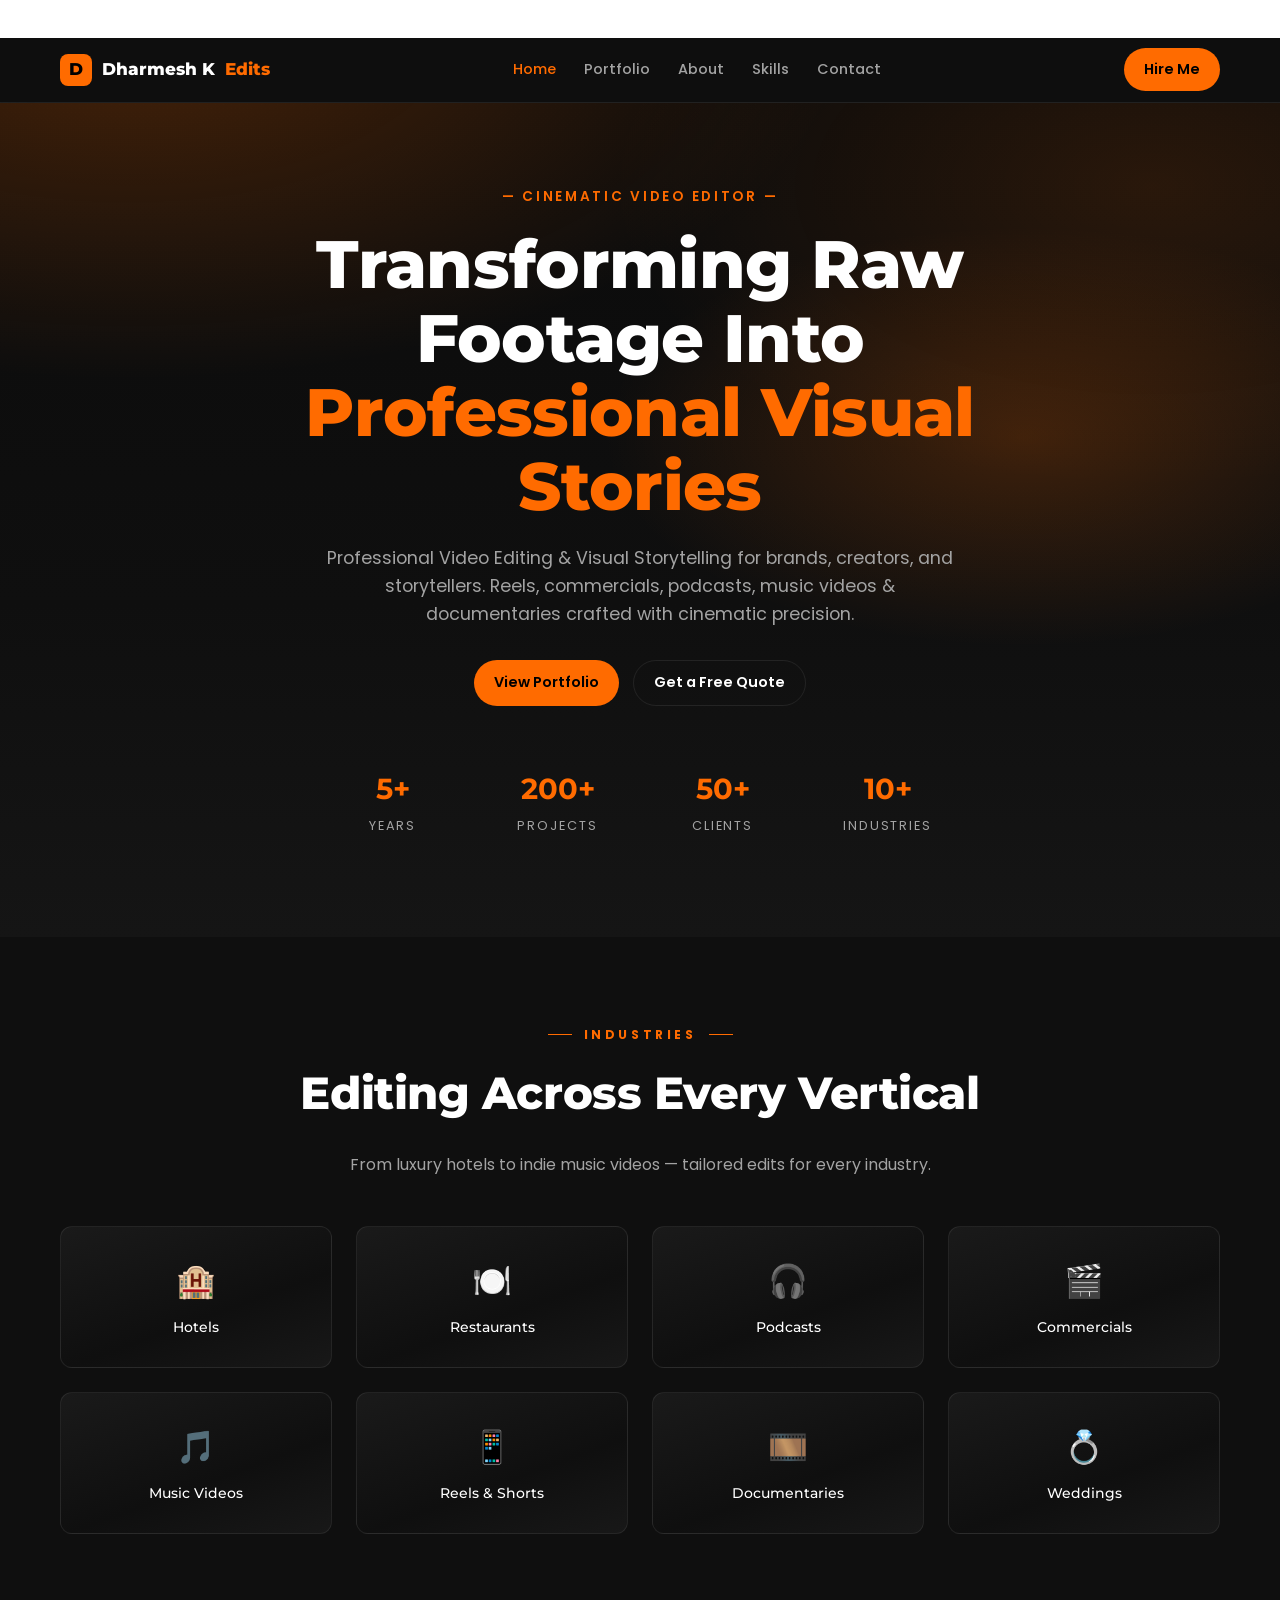
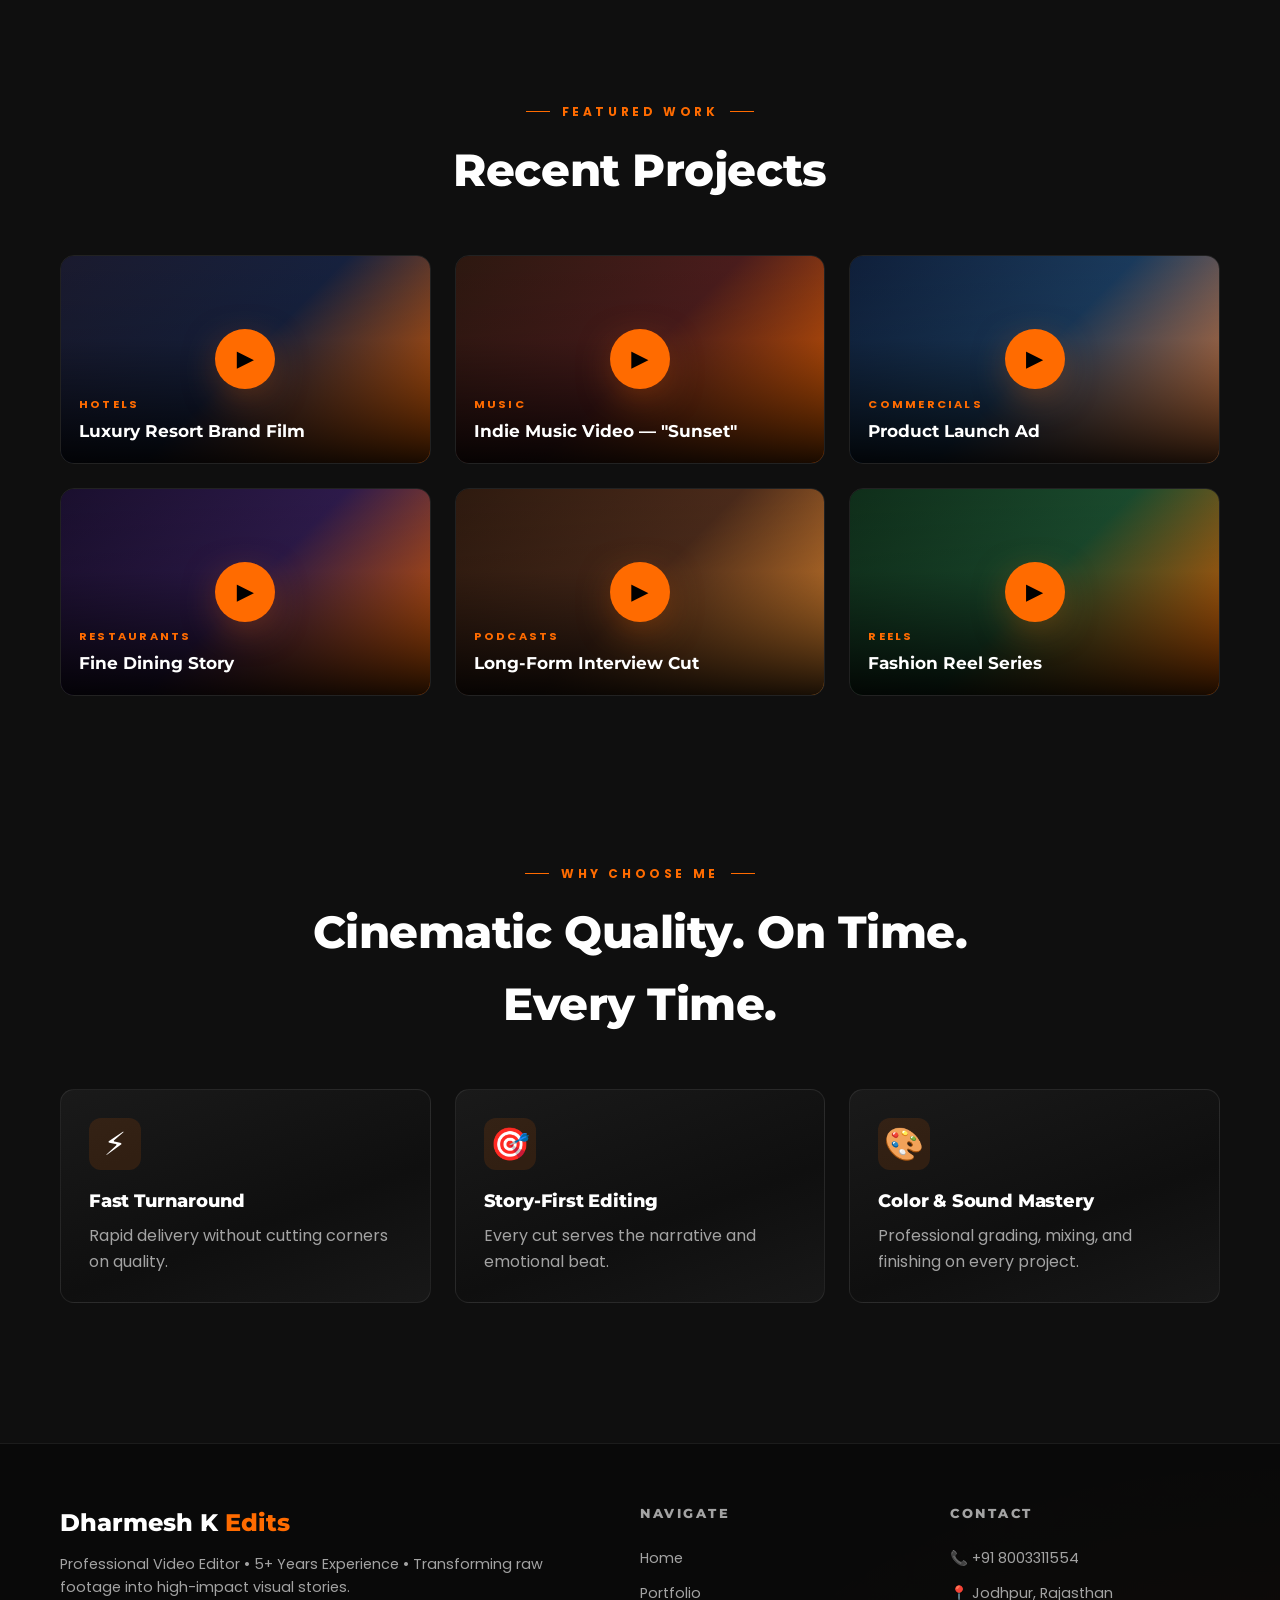
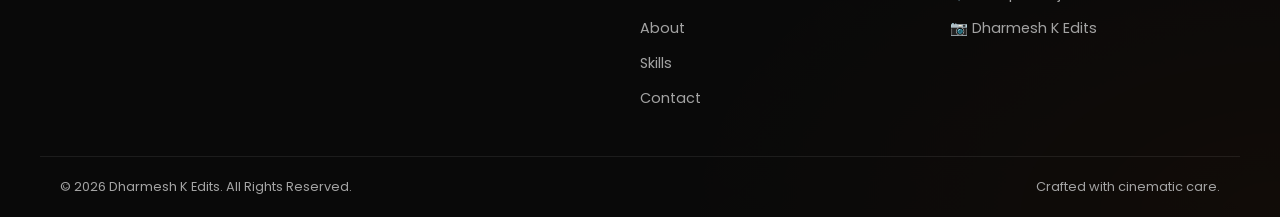
<file: dharmesh-site/index.html>
<!doctype html>
<html lang="en">

<head>
  <meta charset="utf-8" />
  <meta name="viewport" content="width=device-width,initial-scale=1" />
  <title>Dharmesh K Edits — Professional Video Editing & Visual Storytelling</title>
  <meta name="description"
    content="Professional video editor with 5+ years experience. Reels, commercials, podcasts, music videos, documentaries. Transforming raw footage into cinematic stories." />
  <link rel="preconnect" href="https://fonts.googleapis.com">
  <link rel="preconnect" href="https://fonts.gstatic.com" crossorigin>
  <link
    href="https://fonts.googleapis.com/css2?family=Montserrat:wght@600;700;800&family=Poppins:wght@300;400;500;600&display=swap"
    rel="stylesheet">
  <link rel="stylesheet" href="css/styles.css" />
</head>

<body>
  <div class="announcement">
    <div class="marquee">🔥 Now Accepting New Video Editing Projects • Reels • Commercial Ads • Podcasts • Music Videos
      • Documentaries • Get Your Free Quote Today &nbsp;&nbsp;&nbsp; 🔥 Now Accepting New Video Editing Projects • Reels
      • Commercial Ads • Podcasts • Music Videos • Documentaries</div>
  </div>

  <header class="header">
    <div class="container nav">
      <a href="index.html" class="logo"><span class="logo-badge">D</span>Dharmesh K <span
          class="accent">Edits</span></a>
      <nav class="nav-links" id="navLinks">
        <a href="index.html" class="active">Home</a>
        <a href="portfolio.html">Portfolio</a>
        <a href="about.html">About</a>
        <a href="skills.html">Skills</a>
        <a href="contact.html">Contact</a>
      </nav>
      <a href="contact.html" class="btn btn-primary hide-mobile">Hire Me</a>
      <button class="menu-btn" id="menuBtn" aria-label="Menu">☰</button>
    </div>
  </header>

  <section class="hero">
    <div class="hero-bg"></div>
    <div class="container hero-inner">
      <span class="eyebrow">— Cinematic Video Editor —</span>
      <h1>Transforming Raw Footage Into <span class="accent">Professional Visual Stories</span></h1>
      <p class="lead">Professional Video Editing & Visual Storytelling for brands, creators, and storytellers. Reels,
        commercials, podcasts, music videos & documentaries crafted with cinematic precision.</p>
      <div class="cta-row">
        <a href="portfolio.html" class="btn btn-primary">View Portfolio</a>
        <a href="contact.html" class="btn btn-ghost">Get a Free Quote</a>
      </div>
      <div class="trust-bar">
        <div><strong>5+</strong><span>Years</span></div>
        <div><strong>200+</strong><span>Projects</span></div>
        <div><strong>50+</strong><span>Clients</span></div>
        <div><strong>10+</strong><span>Industries</span></div>
      </div>
    </div>
  </section>

  <section class="section">
    <div class="container">
      <div class="section-heading">
        <div class="eyebrow-line"><span></span>Industries<span></span></div>
        <h2>Editing Across Every Vertical</h2>
        <p class="muted">From luxury hotels to indie music videos — tailored edits for every industry.</p>
      </div>
      <div class="grid grid-4">
        <div class="tile">🏨<span>Hotels</span></div>
        <div class="tile">🍽️<span>Restaurants</span></div>
        <div class="tile">🎧<span>Podcasts</span></div>
        <div class="tile">🎬<span>Commercials</span></div>
        <div class="tile">🎵<span>Music Videos</span></div>
        <div class="tile">📱<span>Reels & Shorts</span></div>
        <div class="tile">🎞️<span>Documentaries</span></div>
        <div class="tile">💍<span>Weddings</span></div>
      </div>
    </div>
  </section>

  <section class="section">
    <div class="container">
      <div class="section-heading">
        <div class="eyebrow-line"><span></span>Featured Work<span></span></div>
        <h2>Recent Projects</h2>
      </div>
      <div class="grid grid-3" id="videoGrid"></div>
    </div>
  </section>

  <section class="section">
    <div class="container">
      <div class="section-heading">
        <div class="eyebrow-line"><span></span>Why Choose Me<span></span></div>
        <h2>Cinematic Quality. On Time. Every Time.</h2>
      </div>
      <div class="grid grid-3">
        <div class="feature">
          <div class="feature-icon">⚡</div>
          <h3>Fast Turnaround</h3>
          <p>Rapid delivery without cutting corners on quality.</p>
        </div>
        <div class="feature">
          <div class="feature-icon">🎯</div>
          <h3>Story-First Editing</h3>
          <p>Every cut serves the narrative and emotional beat.</p>
        </div>
        <div class="feature">
          <div class="feature-icon">🎨</div>
          <h3>Color & Sound Mastery</h3>
          <p>Professional grading, mixing, and finishing on every project.</p>
        </div>
      </div>
    </div>
  </section>

  <footer class="footer">
    <div class="container footer-grid">
      <div>
        <div class="logo-lg">Dharmesh K <span class="accent">Edits</span></div>
        <p class="muted small">Professional Video Editor • 5+ Years Experience • Transforming raw footage into
          high-impact visual stories.</p>
      </div>
      <div>
        <h4>Navigate</h4>
        <ul>
          <li><a href="index.html">Home</a></li>
          <li><a href="portfolio.html">Portfolio</a></li>
          <li><a href="about.html">About</a></li>
          <li><a href="skills.html">Skills</a></li>
          <li><a href="contact.html">Contact</a></li>
        </ul>
      </div>
      <div>
        <h4>Contact</h4>
        <ul>
          <li>📞 +91 8003311554</li>
          <li>📍 Jodhpur, Rajasthan</li>
          <li>📷 Dharmesh K Edits</li>
        </ul>
      </div>
    </div>
    <div class="footer-bottom container"><span>© 2026 Dharmesh K Edits. All Rights Reserved.</span><span>Crafted with
        cinematic care.</span></div>
  </footer>

  <script src="js/main.js"></script>
</body>

</html>
</file>
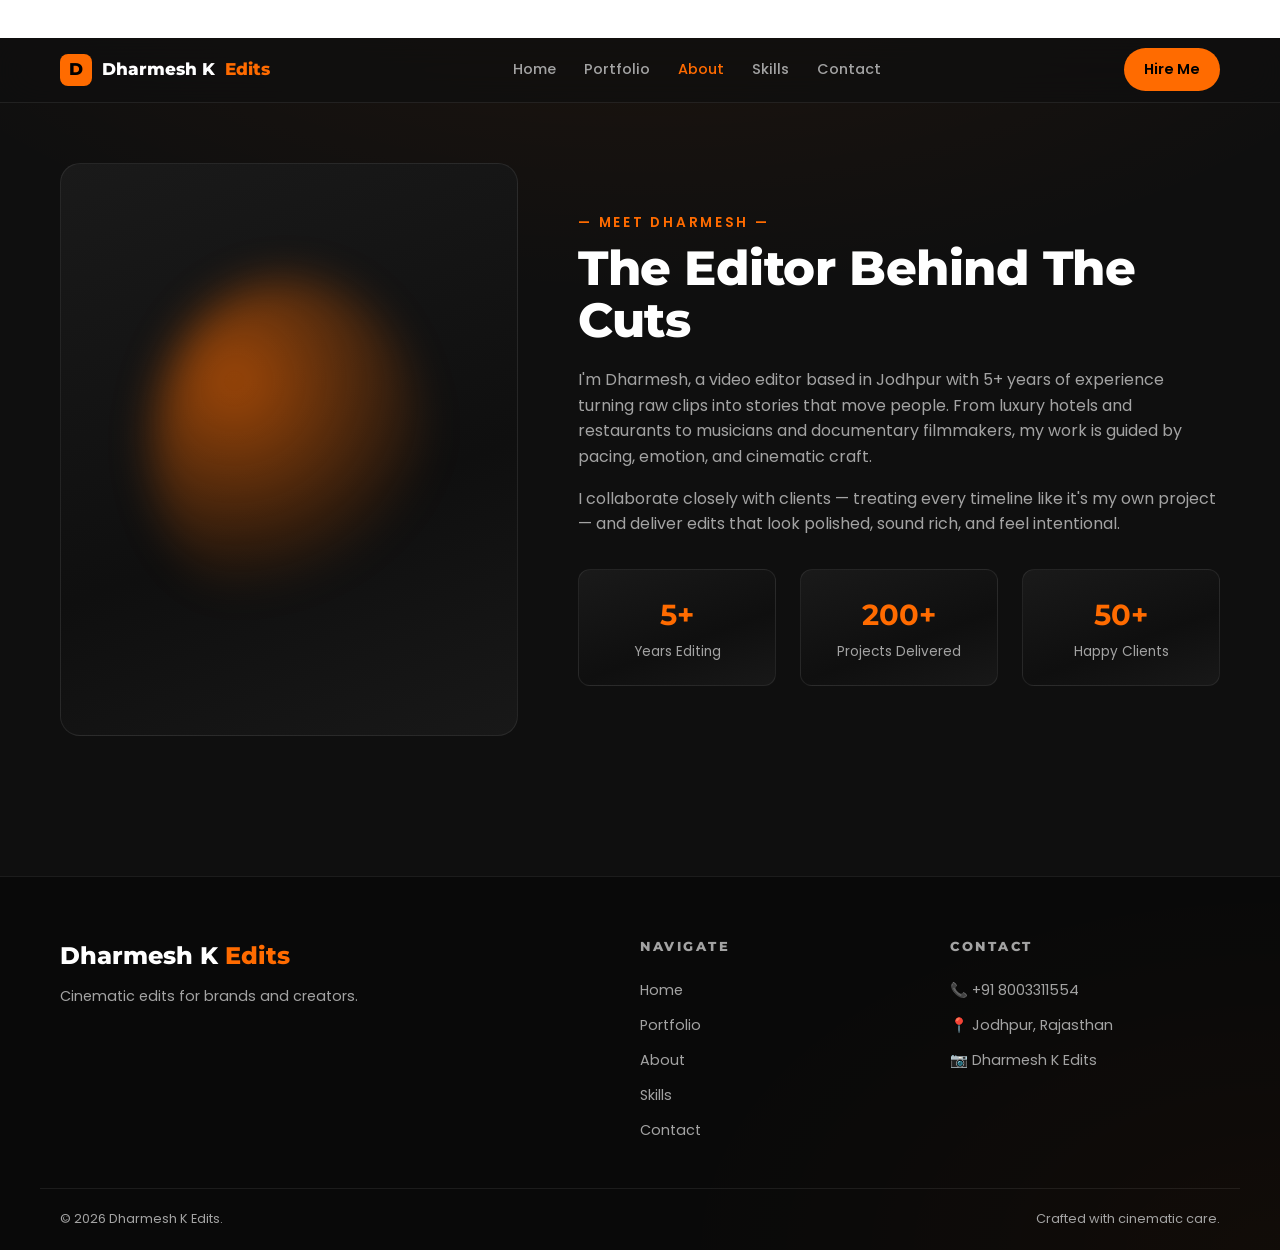
<file: dharmesh-site/about.html>
<!doctype html>
<html lang="en"><head>
<meta charset="utf-8"><meta name="viewport" content="width=device-width,initial-scale=1">
<title>About — Dharmesh K Edits</title>
<meta name="description" content="Meet Dharmesh — a professional video editor with 5+ years of experience crafting cinematic stories.">
<link rel="preconnect" href="https://fonts.googleapis.com"><link rel="preconnect" href="https://fonts.gstatic.com" crossorigin>
<link href="https://fonts.googleapis.com/css2?family=Montserrat:wght@600;700;800&family=Poppins:wght@300;400;500;600&display=swap" rel="stylesheet">
<link rel="stylesheet" href="css/styles.css">
</head><body>
<div class="announcement"><div class="marquee">🔥 Now Accepting New Projects • Reels • Ads • Podcasts • Music Videos &nbsp;&nbsp; 🔥 Now Accepting New Projects</div></div>
<header class="header"><div class="container nav">
  <a href="index.html" class="logo"><span class="logo-badge">D</span>Dharmesh K <span class="accent">Edits</span></a>
  <nav class="nav-links" id="navLinks"><a href="index.html">Home</a><a href="portfolio.html">Portfolio</a><a href="about.html" class="active">About</a><a href="skills.html">Skills</a><a href="contact.html">Contact</a></nav>
  <a href="contact.html" class="btn btn-primary hide-mobile">Hire Me</a>
  <button class="menu-btn" id="menuBtn" aria-label="Menu">☰</button>
</div></header>

<section class="section section-top">
  <div class="container about-grid">
    <div class="about-portrait"><div class="portrait-orb"></div></div>
    <div>
      <div class="eyebrow accent">— Meet Dharmesh —</div>
      <h1 class="h1">The Editor Behind The Cuts</h1>
      <p class="muted">I'm Dharmesh, a video editor based in Jodhpur with 5+ years of experience turning raw clips into stories that move people. From luxury hotels and restaurants to musicians and documentary filmmakers, my work is guided by pacing, emotion, and cinematic craft.</p>
      <p class="muted">I collaborate closely with clients — treating every timeline like it's my own project — and deliver edits that look polished, sound rich, and feel intentional.</p>
      <div class="grid grid-3 stat-grid">
        <div class="stat"><strong>5+</strong><span>Years Editing</span></div>
        <div class="stat"><strong>200+</strong><span>Projects Delivered</span></div>
        <div class="stat"><strong>50+</strong><span>Happy Clients</span></div>
      </div>
    </div>
  </div>
</section>

<footer class="footer">
  <div class="container footer-grid">
    <div><div class="logo-lg">Dharmesh K <span class="accent">Edits</span></div><p class="muted small">Cinematic edits for brands and creators.</p></div>
    <div><h4>Navigate</h4><ul><li><a href="index.html">Home</a></li><li><a href="portfolio.html">Portfolio</a></li><li><a href="about.html">About</a></li><li><a href="skills.html">Skills</a></li><li><a href="contact.html">Contact</a></li></ul></div>
    <div><h4>Contact</h4><ul><li>📞 +91 8003311554</li><li>📍 Jodhpur, Rajasthan</li><li>📷 Dharmesh K Edits</li></ul></div>
  </div>
  <div class="footer-bottom container"><span>© 2026 Dharmesh K Edits.</span><span>Crafted with cinematic care.</span></div>
</footer>
<script src="js/main.js"></script>
</body></html>
</file>
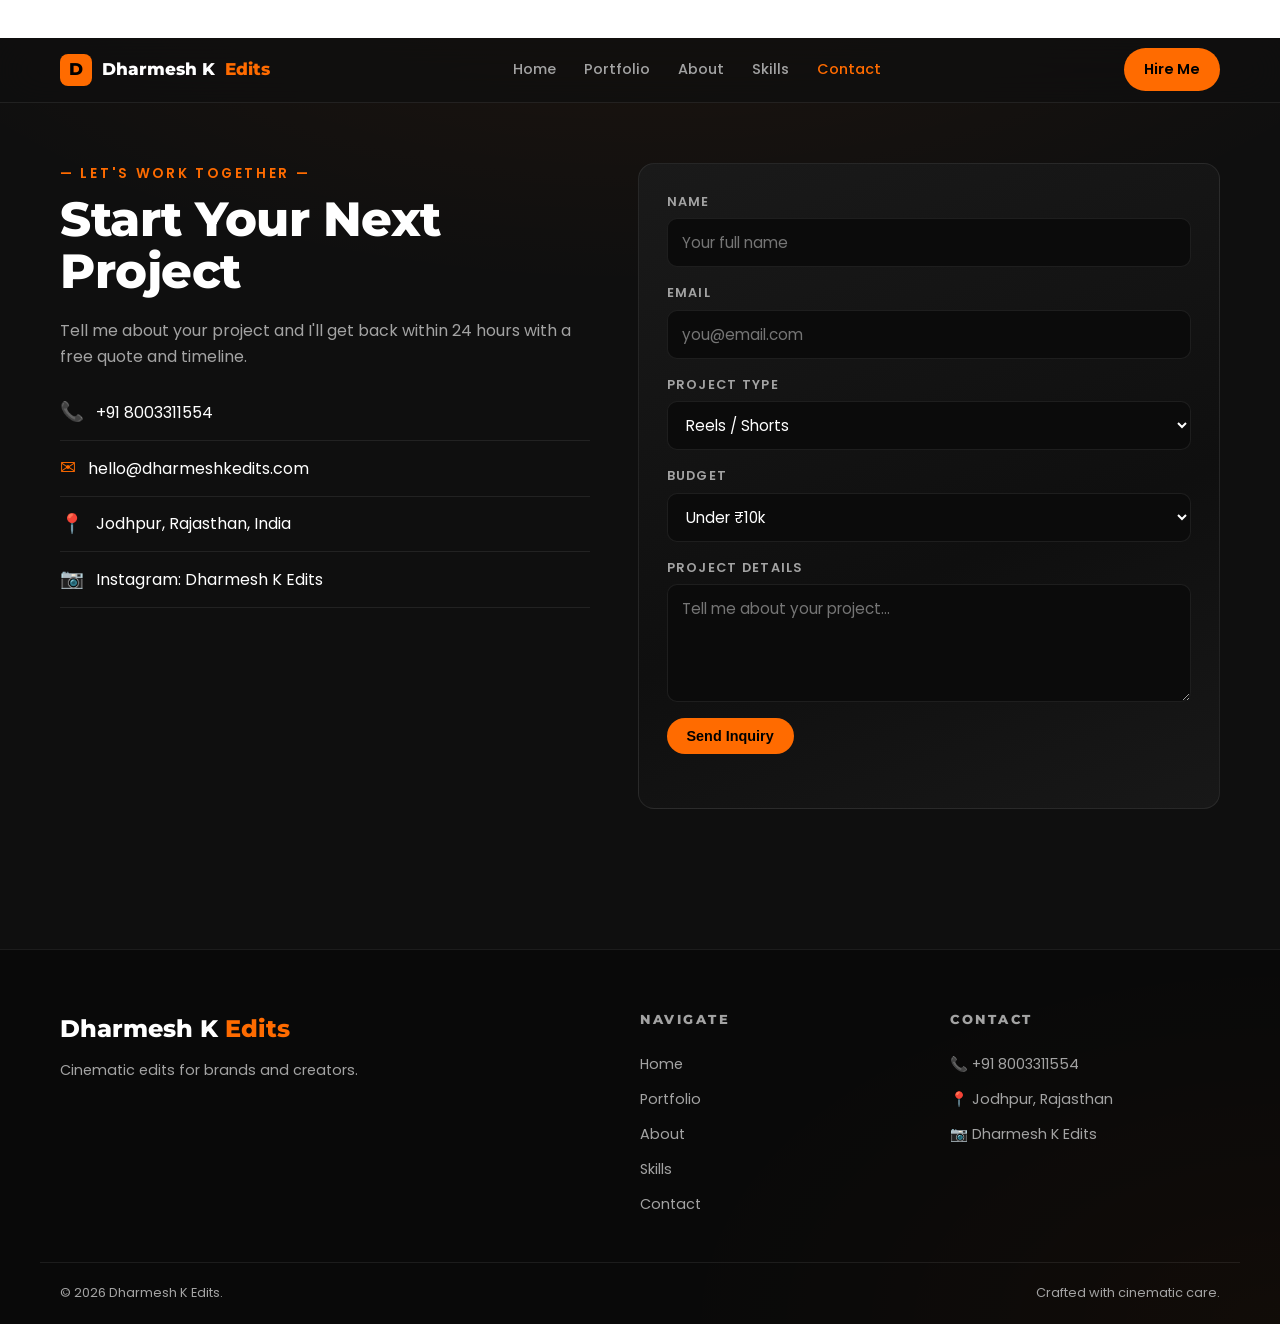
<file: dharmesh-site/contact.html>
<!doctype html>
<html lang="en"><head>
<meta charset="utf-8"><meta name="viewport" content="width=device-width,initial-scale=1">
<title>Contact — Dharmesh K Edits</title>
<meta name="description" content="Get in touch to discuss your video editing project. Free quotes for reels, commercials, podcasts, music videos, and documentaries.">
<link rel="preconnect" href="https://fonts.googleapis.com"><link rel="preconnect" href="https://fonts.gstatic.com" crossorigin>
<link href="https://fonts.googleapis.com/css2?family=Montserrat:wght@600;700;800&family=Poppins:wght@300;400;500;600&display=swap" rel="stylesheet">
<link rel="stylesheet" href="css/styles.css">
</head><body>
<div class="announcement"><div class="marquee">🔥 Now Accepting New Projects — Get Your Free Quote Today &nbsp;&nbsp; 🔥 Reels • Ads • Podcasts • Music Videos</div></div>
<header class="header"><div class="container nav">
  <a href="index.html" class="logo"><span class="logo-badge">D</span>Dharmesh K <span class="accent">Edits</span></a>
  <nav class="nav-links" id="navLinks"><a href="index.html">Home</a><a href="portfolio.html">Portfolio</a><a href="about.html">About</a><a href="skills.html">Skills</a><a href="contact.html" class="active">Contact</a></nav>
  <a href="contact.html" class="btn btn-primary hide-mobile">Hire Me</a>
  <button class="menu-btn" id="menuBtn" aria-label="Menu">☰</button>
</div></header>

<section class="section section-top">
  <div class="container contact-grid">
    <div>
      <div class="eyebrow accent">— Let's Work Together —</div>
      <h1 class="h1">Start Your Next Project</h1>
      <p class="muted">Tell me about your project and I'll get back within 24 hours with a free quote and timeline.</p>
      <ul class="contact-list">
        <li><span>📞</span> +91 8003311554</li>
        <li><span>✉️</span> hello@dharmeshkedits.com</li>
        <li><span>📍</span> Jodhpur, Rajasthan, India</li>
        <li><span>📷</span> Instagram: Dharmesh K Edits</li>
      </ul>
    </div>
    <form class="card form" id="contactForm">
      <div class="field"><label>Name</label><input required name="name" placeholder="Your full name"></div>
      <div class="field"><label>Email</label><input required type="email" name="email" placeholder="you@email.com"></div>
      <div class="field"><label>Project Type</label>
        <select name="type">
          <option>Reels / Shorts</option><option>Commercial / Ad</option><option>Music Video</option>
          <option>Podcast</option><option>Documentary</option><option>Wedding</option><option>Other</option>
        </select>
      </div>
      <div class="field"><label>Budget</label>
        <select name="budget"><option>Under ₹10k</option><option>₹10k – ₹50k</option><option>₹50k – ₹1L</option><option>₹1L+</option></select>
      </div>
      <div class="field"><label>Project Details</label><textarea name="msg" rows="4" placeholder="Tell me about your project…"></textarea></div>
      <button class="btn btn-primary" type="submit">Send Inquiry</button>
      <p class="form-status" id="formStatus"></p>
    </form>
  </div>
</section>

<footer class="footer">
  <div class="container footer-grid">
    <div><div class="logo-lg">Dharmesh K <span class="accent">Edits</span></div><p class="muted small">Cinematic edits for brands and creators.</p></div>
    <div><h4>Navigate</h4><ul><li><a href="index.html">Home</a></li><li><a href="portfolio.html">Portfolio</a></li><li><a href="about.html">About</a></li><li><a href="skills.html">Skills</a></li><li><a href="contact.html">Contact</a></li></ul></div>
    <div><h4>Contact</h4><ul><li>📞 +91 8003311554</li><li>📍 Jodhpur, Rajasthan</li><li>📷 Dharmesh K Edits</li></ul></div>
  </div>
  <div class="footer-bottom container"><span>© 2026 Dharmesh K Edits.</span><span>Crafted with cinematic care.</span></div>
</footer>
<script src="js/main.js"></script>
</body></html>
</file>
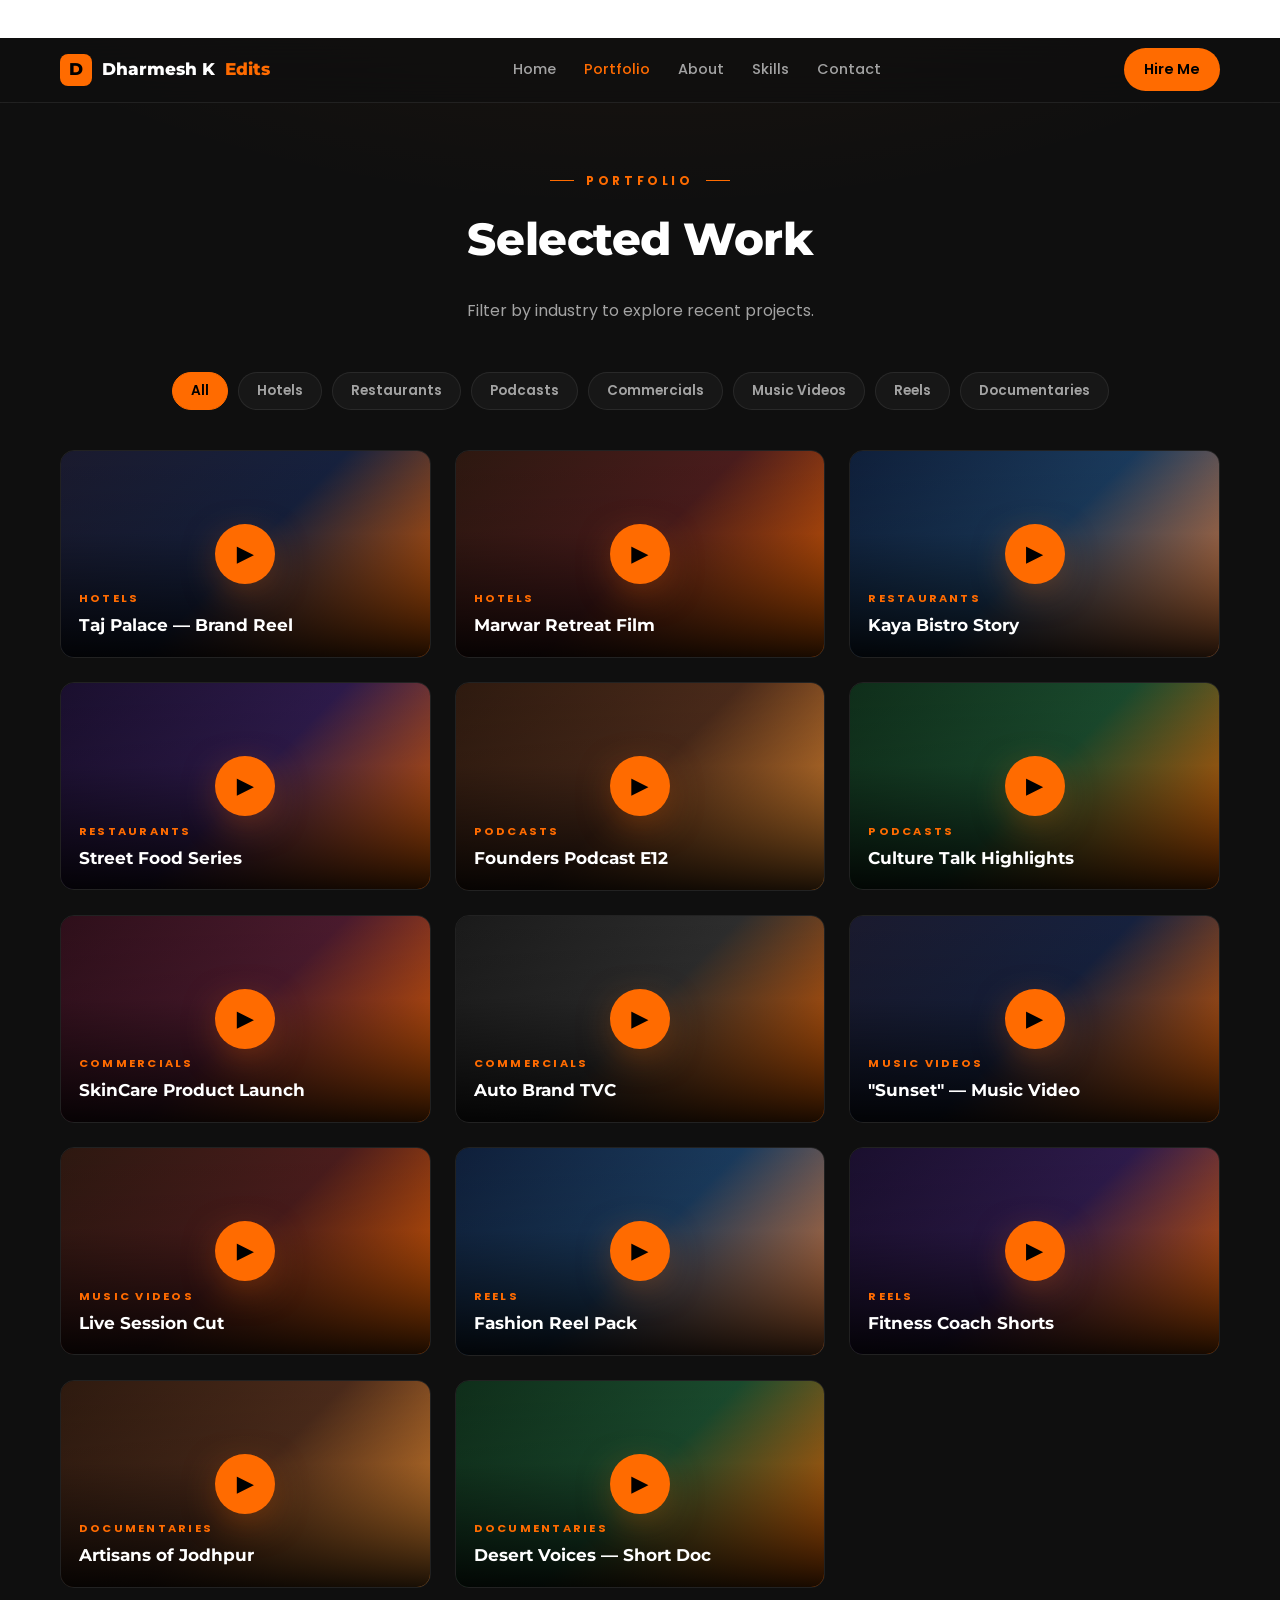
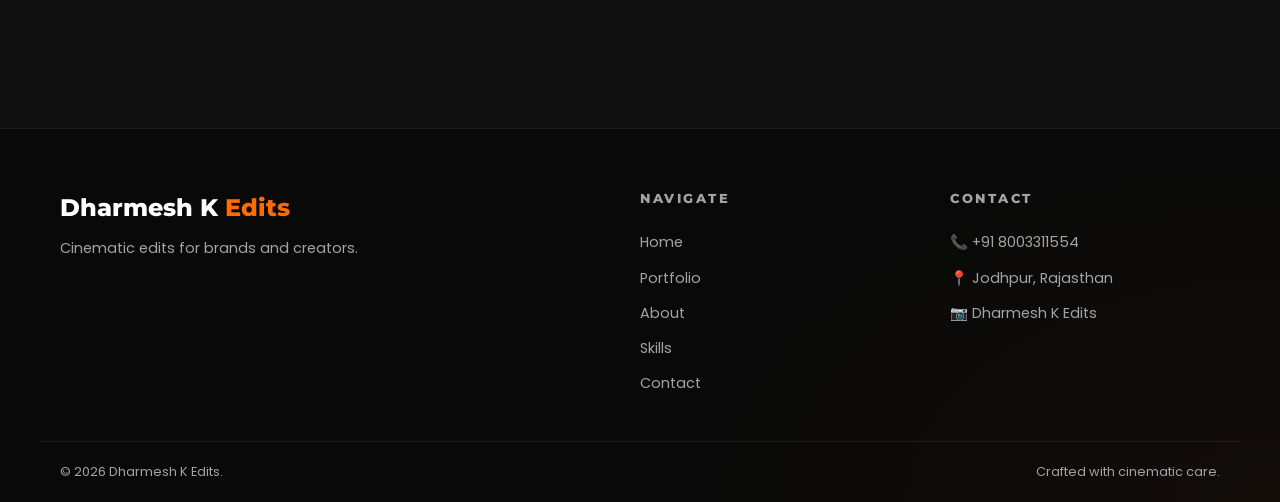
<file: dharmesh-site/portfolio.html>
<!doctype html>
<html lang="en">
<head>
<meta charset="utf-8" /><meta name="viewport" content="width=device-width,initial-scale=1" />
<title>Portfolio — Dharmesh K Edits</title>
<meta name="description" content="A curated portfolio of video editing work across hotels, restaurants, commercials, music videos, podcasts, reels, and documentaries." />
<link rel="preconnect" href="https://fonts.googleapis.com"><link rel="preconnect" href="https://fonts.gstatic.com" crossorigin>
<link href="https://fonts.googleapis.com/css2?family=Montserrat:wght@600;700;800&family=Poppins:wght@300;400;500;600&display=swap" rel="stylesheet">
<link rel="stylesheet" href="css/styles.css" />
</head>
<body>
<div class="announcement"><div class="marquee">🔥 Now Accepting New Projects • Reels • Ads • Podcasts • Music Videos • Documentaries &nbsp;&nbsp; 🔥 Now Accepting New Projects • Reels • Ads • Podcasts • Music Videos</div></div>
<header class="header"><div class="container nav">
  <a href="index.html" class="logo"><span class="logo-badge">D</span>Dharmesh K <span class="accent">Edits</span></a>
  <nav class="nav-links" id="navLinks"><a href="index.html">Home</a><a href="portfolio.html" class="active">Portfolio</a><a href="about.html">About</a><a href="skills.html">Skills</a><a href="contact.html">Contact</a></nav>
  <a href="contact.html" class="btn btn-primary hide-mobile">Hire Me</a>
  <button class="menu-btn" id="menuBtn" aria-label="Menu">☰</button>
</div></header>

<section class="section section-top">
  <div class="container">
    <div class="section-heading">
      <div class="eyebrow-line"><span></span>Portfolio<span></span></div>
      <h2>Selected Work</h2>
      <p class="muted">Filter by industry to explore recent projects.</p>
    </div>
    <div class="filters" id="filters">
      <button class="chip active" data-filter="all">All</button>
      <button class="chip" data-filter="hotels">Hotels</button>
      <button class="chip" data-filter="restaurants">Restaurants</button>
      <button class="chip" data-filter="podcasts">Podcasts</button>
      <button class="chip" data-filter="commercials">Commercials</button>
      <button class="chip" data-filter="music">Music Videos</button>
      <button class="chip" data-filter="reels">Reels</button>
      <button class="chip" data-filter="docs">Documentaries</button>
    </div>
    <div class="grid grid-3" id="portfolioGrid"></div>
  </div>
</section>

<footer class="footer">
  <div class="container footer-grid">
    <div><div class="logo-lg">Dharmesh K <span class="accent">Edits</span></div><p class="muted small">Cinematic edits for brands and creators.</p></div>
    <div><h4>Navigate</h4><ul><li><a href="index.html">Home</a></li><li><a href="portfolio.html">Portfolio</a></li><li><a href="about.html">About</a></li><li><a href="skills.html">Skills</a></li><li><a href="contact.html">Contact</a></li></ul></div>
    <div><h4>Contact</h4><ul><li>📞 +91 8003311554</li><li>📍 Jodhpur, Rajasthan</li><li>📷 Dharmesh K Edits</li></ul></div>
  </div>
  <div class="footer-bottom container"><span>© 2026 Dharmesh K Edits.</span><span>Crafted with cinematic care.</span></div>
</footer>
<script src="js/main.js"></script>
</body></html>
</file>
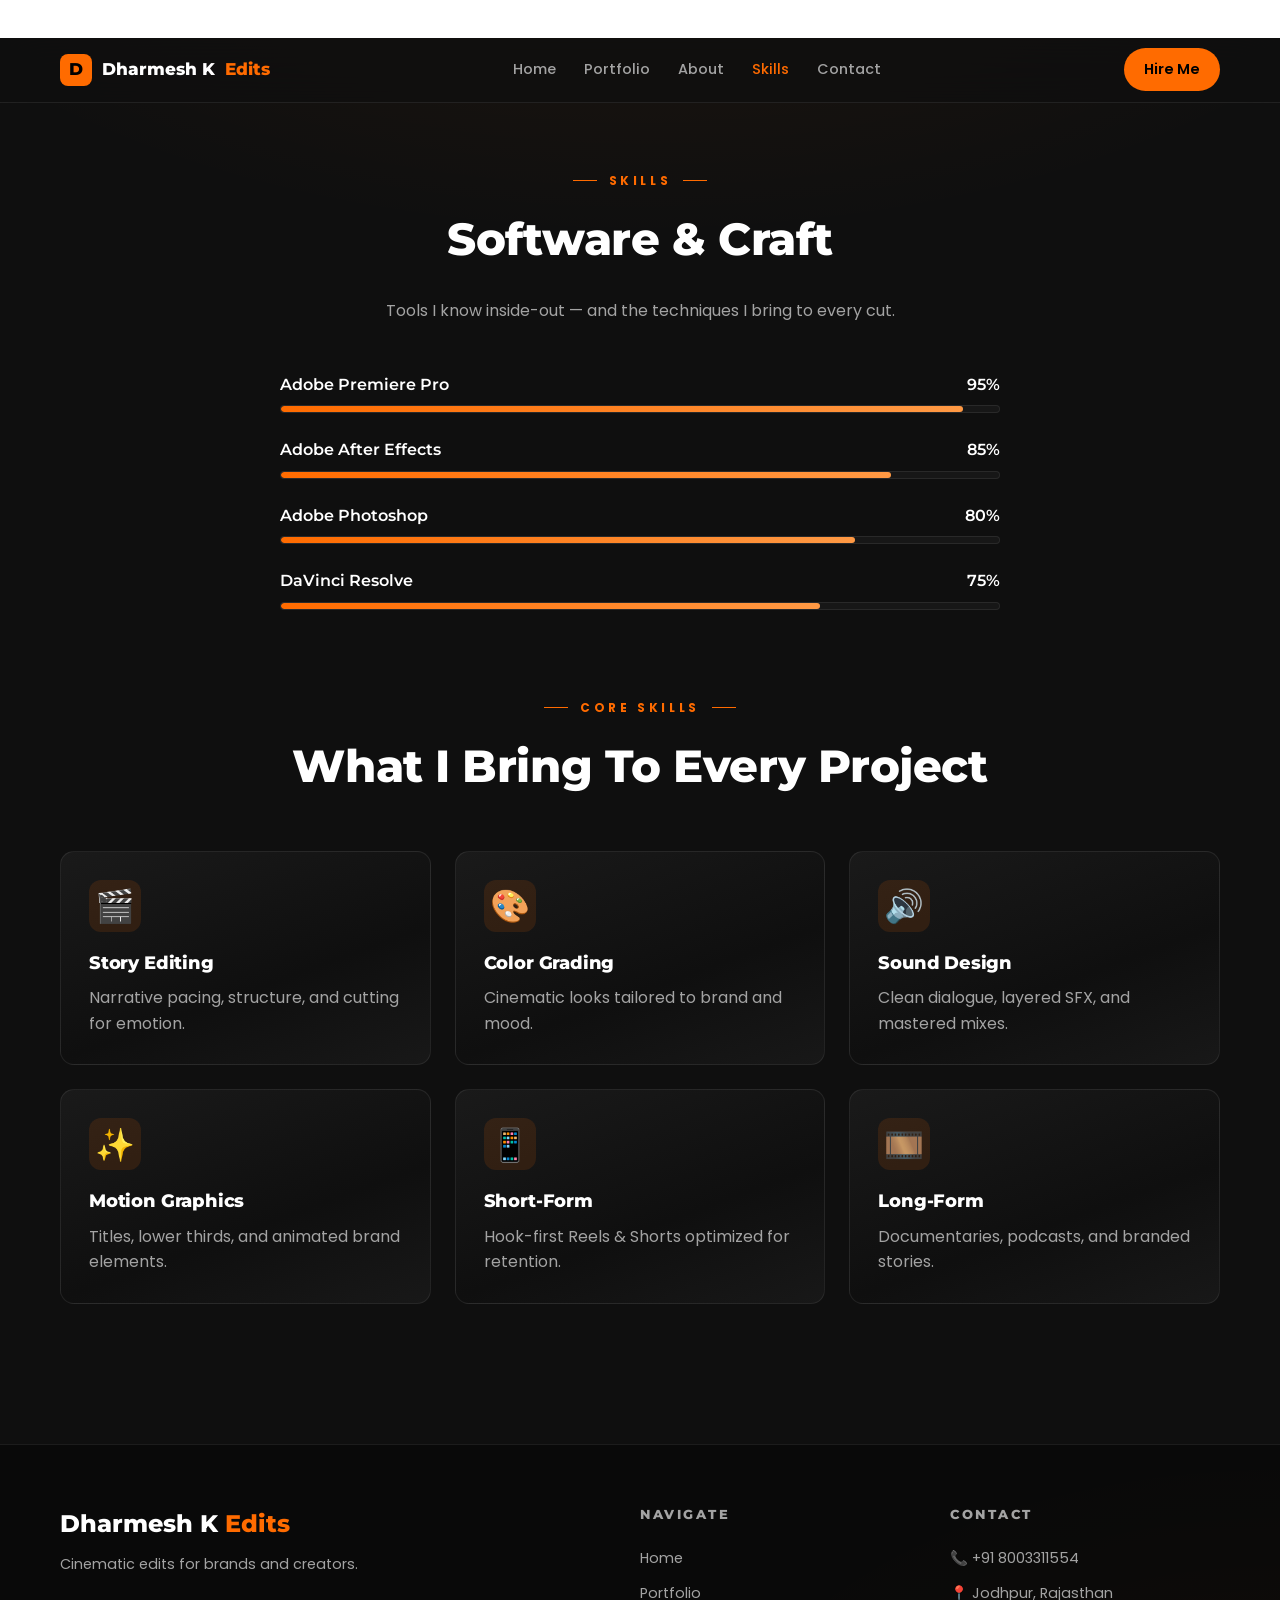
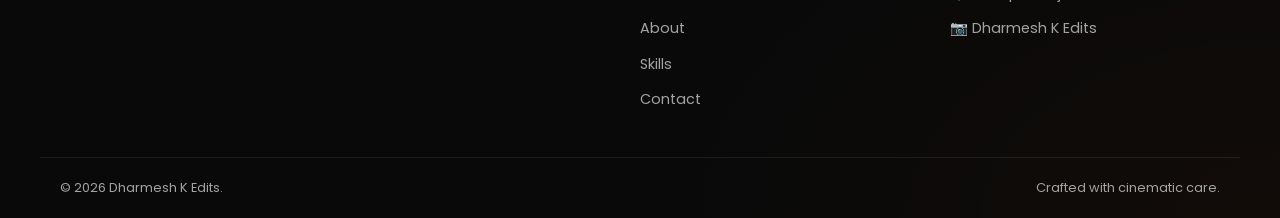
<file: dharmesh-site/skills.html>
<!doctype html>
<html lang="en"><head>
<meta charset="utf-8"><meta name="viewport" content="width=device-width,initial-scale=1">
<title>Skills — Dharmesh K Edits</title>
<meta name="description" content="Software proficiency and core editing skills — Premiere Pro, After Effects, Photoshop, color grading, sound design, and motion graphics.">
<link rel="preconnect" href="https://fonts.googleapis.com"><link rel="preconnect" href="https://fonts.gstatic.com" crossorigin>
<link href="https://fonts.googleapis.com/css2?family=Montserrat:wght@600;700;800&family=Poppins:wght@300;400;500;600&display=swap" rel="stylesheet">
<link rel="stylesheet" href="css/styles.css">
</head><body>
<div class="announcement"><div class="marquee">🔥 Now Accepting New Projects &nbsp;&nbsp; 🔥 Reels • Ads • Podcasts • Music Videos</div></div>
<header class="header"><div class="container nav">
  <a href="index.html" class="logo"><span class="logo-badge">D</span>Dharmesh K <span class="accent">Edits</span></a>
  <nav class="nav-links" id="navLinks"><a href="index.html">Home</a><a href="portfolio.html">Portfolio</a><a href="about.html">About</a><a href="skills.html" class="active">Skills</a><a href="contact.html">Contact</a></nav>
  <a href="contact.html" class="btn btn-primary hide-mobile">Hire Me</a>
  <button class="menu-btn" id="menuBtn" aria-label="Menu">☰</button>
</div></header>

<section class="section section-top">
  <div class="container">
    <div class="section-heading">
      <div class="eyebrow-line"><span></span>Skills<span></span></div>
      <h2>Software & Craft</h2>
      <p class="muted">Tools I know inside-out — and the techniques I bring to every cut.</p>
    </div>
    <div class="skills-grid">
      <div class="bar"><div class="bar-head"><span>Adobe Premiere Pro</span><span>95%</span></div><div class="bar-track"><div class="bar-fill" style="width:95%"></div></div></div>
      <div class="bar"><div class="bar-head"><span>Adobe After Effects</span><span>85%</span></div><div class="bar-track"><div class="bar-fill" style="width:85%"></div></div></div>
      <div class="bar"><div class="bar-head"><span>Adobe Photoshop</span><span>80%</span></div><div class="bar-track"><div class="bar-fill" style="width:80%"></div></div></div>
      <div class="bar"><div class="bar-head"><span>DaVinci Resolve</span><span>75%</span></div><div class="bar-track"><div class="bar-fill" style="width:75%"></div></div></div>
    </div>

    <div class="section-heading" style="margin-top:80px">
      <div class="eyebrow-line"><span></span>Core Skills<span></span></div>
      <h2>What I Bring To Every Project</h2>
    </div>
    <div class="grid grid-3">
      <div class="feature"><div class="feature-icon">🎬</div><h3>Story Editing</h3><p>Narrative pacing, structure, and cutting for emotion.</p></div>
      <div class="feature"><div class="feature-icon">🎨</div><h3>Color Grading</h3><p>Cinematic looks tailored to brand and mood.</p></div>
      <div class="feature"><div class="feature-icon">🔊</div><h3>Sound Design</h3><p>Clean dialogue, layered SFX, and mastered mixes.</p></div>
      <div class="feature"><div class="feature-icon">✨</div><h3>Motion Graphics</h3><p>Titles, lower thirds, and animated brand elements.</p></div>
      <div class="feature"><div class="feature-icon">📱</div><h3>Short-Form</h3><p>Hook-first Reels & Shorts optimized for retention.</p></div>
      <div class="feature"><div class="feature-icon">🎞️</div><h3>Long-Form</h3><p>Documentaries, podcasts, and branded stories.</p></div>
    </div>
  </div>
</section>

<footer class="footer">
  <div class="container footer-grid">
    <div><div class="logo-lg">Dharmesh K <span class="accent">Edits</span></div><p class="muted small">Cinematic edits for brands and creators.</p></div>
    <div><h4>Navigate</h4><ul><li><a href="index.html">Home</a></li><li><a href="portfolio.html">Portfolio</a></li><li><a href="about.html">About</a></li><li><a href="skills.html">Skills</a></li><li><a href="contact.html">Contact</a></li></ul></div>
    <div><h4>Contact</h4><ul><li>📞 +91 8003311554</li><li>📍 Jodhpur, Rajasthan</li><li>📷 Dharmesh K Edits</li></ul></div>
  </div>
  <div class="footer-bottom container"><span>© 2026 Dharmesh K Edits.</span><span>Crafted with cinematic care.</span></div>
</footer>
<script src="js/main.js"></script>
</body></html>
</file>
<file: dharmesh-site/css/styles.css>
/* Dharmesh K Edits — dark gradient portfolio */
*,
*::before,
*::after {
  box-sizing: border-box;
}
:root {
  --bg: #0f0f0f;
  --fg: #ffffff;
  --muted: #a3a3a3;
  --accent: #ff6b00;
  --card: #171717;
  --border: rgba(255, 255, 255, 0.08);
  --grad-hero:
    radial-gradient(
      1200px 600px at 10% -10%,
      rgba(255, 107, 0, 0.25),
      transparent 60%
    ),
    radial-gradient(
      900px 500px at 90% 10%,
      rgba(255, 107, 0, 0.12),
      transparent 60%
    ),
    linear-gradient(180deg, #0b0b0b 0%, #0f0f0f 60%, #151515 100%);
  --grad-card: linear-gradient(160deg, #1a1a1a 0%, #0f0f0f 60%, #181818 100%);
  --glow: 0 10px 40px -10px rgba(255, 107, 0, 0.6);
}
html,
body {
  margin: 0;
  padding: 0;
  background: var(--bg);
  color: var(--fg);
  font-family: "Poppins", system-ui, sans-serif;
  line-height: 1.6;
  -webkit-font-smoothing: antialiased;
}
body {
  background:
    radial-gradient(
      1400px 700px at 50% -10%,
      rgba(255, 107, 0, 0.08),
      transparent 60%
    ),
    radial-gradient(
      1000px 600px at 100% 100%,
      rgba(255, 107, 0, 0.06),
      transparent 60%
    ),
    var(--bg);
  min-height: 100vh;
}
img {
  max-width: 100%;
  display: block;
}
a {
  color: inherit;
  text-decoration: none;
}
h1,
h2,
h3,
h4 {
  font-family: "Montserrat", sans-serif;
  font-weight: 800;
  letter-spacing: -0.01em;
  margin: 0 0 0.5em;
}
p {
  margin: 0 0 1em;
}
ul {
  list-style: none;
  padding: 0;
  margin: 0;
}
.container {
  max-width: 1200px;
  margin: 0 auto;
  padding: 0 20px;
}
.accent {
  color: var(--accent);
}
.muted {
  color: var(--muted);
}
.small {
  font-size: 0.9rem;
}

/* Announcement */
.announcement {
  background: var(--fg);
  color: var(--bg);
  font-size: 0.85rem;
  padding: 8px 0;
  overflow: hidden;
  font-weight: 600;
}
.marquee {
  white-space: nowrap;
  animation: marquee 30s linear infinite;
  display: inline-block;
  padding-left: 100%;
}
@keyframes marquee {
  from {
    transform: translateX(0);
  }
  to {
    transform: translateX(-100%);
  }
}

/* Header */
.header {
  position: sticky;
  top: 0;
  z-index: 50;
  background: rgba(15, 15, 15, 0.7);
  backdrop-filter: blur(20px);
  border-bottom: 1px solid var(--border);
}
.nav {
  height: 64px;
  display: flex;
  align-items: center;
  justify-content: space-between;
  gap: 16px;
}
.logo {
  display: flex;
  align-items: center;
  gap: 10px;
  font-family: "Montserrat";
  font-weight: 800;
  font-size: 1.05rem;
}
.logo-badge {
  width: 32px;
  height: 32px;
  border-radius: 8px;
  background: var(--accent);
  color: #000;
  display: grid;
  place-items: center;
  font-weight: 800;
}
.nav-links {
  display: flex;
  gap: 28px;
}
.nav-links a {
  color: var(--muted);
  font-size: 0.9rem;
  font-weight: 500;
  transition: color 0.2s;
}
.nav-links a:hover,
.nav-links a.active {
  color: var(--accent);
}
.btn {
  display: inline-flex;
  align-items: center;
  justify-content: center;
  padding: 10px 20px;
  border-radius: 999px;
  font-weight: 600;
  font-size: 0.9rem;
  cursor: pointer;
  border: 0;
  transition:
    transform 0.15s,
    opacity 0.15s;
}
.btn-primary {
  background: var(--accent);
  color: #000;
}
.btn-primary:hover {
  transform: translateY(-1px);
  box-shadow: var(--glow);
}
.btn-ghost {
  background: transparent;
  color: var(--fg);
  border: 1px solid var(--border);
}
.btn-ghost:hover {
  border-color: var(--accent);
  color: var(--accent);
}
.menu-btn {
  display: none;
  background: transparent;
  color: var(--fg);
  border: 0;
  font-size: 1.5rem;
  cursor: pointer;
}

/* Hero */
.hero {
  position: relative;
  overflow: hidden;
  padding: 80px 0 100px;
  background: var(--grad-hero);
}
.hero-bg {
  position: absolute;
  inset: 0;
  background: radial-gradient(
    600px 300px at 80% 40%,
    rgba(255, 107, 0, 0.2),
    transparent 70%
  );
  pointer-events: none;
}
.hero-inner {
  position: relative;
  text-align: center;
  max-width: 900px;
}
.eyebrow {
  color: var(--accent);
  font-weight: 600;
  font-size: 0.85rem;
  letter-spacing: 0.2em;
  text-transform: uppercase;
}
.hero h1 {
  font-size: clamp(2.2rem, 5.5vw, 4.2rem);
  line-height: 1.1;
  margin: 20px 0;
}
.lead {
  color: var(--muted);
  font-size: 1.1rem;
  max-width: 640px;
  margin: 0 auto 32px;
}
.cta-row {
  display: flex;
  gap: 14px;
  justify-content: center;
  flex-wrap: wrap;
  margin-bottom: 60px;
}
.trust-bar {
  display: grid;
  grid-template-columns: repeat(4, 1fr);
  gap: 20px;
  max-width: 640px;
  margin: 0 auto;
}
.trust-bar > div {
  text-align: center;
}
.trust-bar strong {
  display: block;
  font-family: "Montserrat";
  font-size: 1.8rem;
  color: var(--accent);
}
.trust-bar span {
  font-size: 0.8rem;
  color: var(--muted);
  text-transform: uppercase;
  letter-spacing: 0.15em;
}

/* Section heading */
.section {
  padding: 80px 0;
}
.section-top {
  padding-top: 60px;
}
.section-heading {
  text-align: center;
  max-width: 720px;
  margin: 0 auto 48px;
}
.section-heading h2 {
  font-size: clamp(1.8rem, 3.5vw, 2.8rem);
}
.eyebrow-line {
  display: inline-flex;
  align-items: center;
  gap: 12px;
  color: var(--accent);
  font-size: 0.75rem;
  font-weight: 700;
  letter-spacing: 0.3em;
  text-transform: uppercase;
  margin-bottom: 14px;
}
.eyebrow-line span {
  width: 24px;
  height: 1px;
  background: var(--accent);
}

/* Grid */
.grid {
  display: grid;
  gap: 24px;
}
.grid-3 {
  grid-template-columns: repeat(3, 1fr);
}
.grid-4 {
  grid-template-columns: repeat(4, 1fr);
}
.tile {
  background: var(--grad-card);
  border: 1px solid var(--border);
  border-radius: 12px;
  padding: 28px 16px;
  text-align: center;
  font-size: 2rem;
  transition:
    transform 0.2s,
    border-color 0.2s;
}
.tile span {
  display: block;
  font-size: 0.9rem;
  color: var(--fg);
  margin-top: 10px;
  font-weight: 500;
  font-family: "Montserrat";
}
.tile:hover {
  transform: translateY(-4px);
  border-color: var(--accent);
}
.feature {
  background: var(--grad-card);
  border: 1px solid var(--border);
  border-radius: 14px;
  padding: 28px;
}
.feature-icon {
  font-size: 2rem;
  width: 52px;
  height: 52px;
  border-radius: 12px;
  background: rgba(255, 107, 0, 0.12);
  display: grid;
  place-items: center;
  margin-bottom: 16px;
}
.feature h3 {
  font-size: 1.15rem;
  margin-bottom: 8px;
}
.feature p {
  color: var(--muted);
  margin: 0;
}

/* Video cards */
.video-card {
  position: relative;
  aspect-ratio: 16/9;
  border-radius: 14px;
  overflow: hidden;
  border: 1px solid var(--border);
  cursor: pointer;
  transition: transform 0.2s;
}
.video-card:hover {
  transform: translateY(-4px);
}
.video-card .bg {
  position: absolute;
  inset: 0;
}
.video-card .overlay {
  position: absolute;
  inset: 0;
  background: linear-gradient(
    to top,
    rgba(0, 0, 0, 0.9),
    rgba(0, 0, 0, 0.1) 60%,
    transparent
  );
}
.video-card .play {
  position: absolute;
  top: 50%;
  left: 50%;
  transform: translate(-50%, -50%);
  width: 60px;
  height: 60px;
  border-radius: 50%;
  background: var(--accent);
  color: #000;
  display: grid;
  place-items: center;
  font-size: 1.4rem;
  box-shadow: var(--glow);
  transition: transform 0.2s;
}
.video-card:hover .play {
  transform: translate(-50%, -50%) scale(1.1);
}
.video-card .meta {
  position: absolute;
  bottom: 0;
  left: 0;
  right: 0;
  padding: 18px;
}
.video-card .cat {
  font-size: 0.7rem;
  letter-spacing: 0.2em;
  text-transform: uppercase;
  color: var(--accent);
  font-weight: 700;
}
.video-card .title {
  font-family: "Montserrat";
  font-weight: 700;
  font-size: 1.05rem;
  color: #fff;
  margin-top: 4px;
}

/* Filters */
.filters {
  display: flex;
  flex-wrap: wrap;
  gap: 10px;
  justify-content: center;
  margin-bottom: 40px;
}
.chip {
  background: var(--card);
  color: var(--muted);
  border: 1px solid var(--border);
  padding: 8px 18px;
  border-radius: 999px;
  font-size: 0.85rem;
  font-weight: 600;
  cursor: pointer;
  font-family: "Poppins";
}
.chip:hover {
  color: var(--fg);
}
.chip.active {
  background: var(--accent);
  color: #000;
  border-color: var(--accent);
}

/* About */
.about-grid {
  display: grid;
  grid-template-columns: 1fr 1.4fr;
  gap: 60px;
  align-items: center;
}
.about-portrait {
  aspect-ratio: 4/5;
  border-radius: 20px;
  background: var(--grad-card);
  border: 1px solid var(--border);
  position: relative;
  overflow: hidden;
}
.portrait-orb {
  position: absolute;
  inset: 20%;
  border-radius: 50%;
  background: radial-gradient(
    circle at 30% 30%,
    rgba(255, 107, 0, 0.6),
    rgba(255, 107, 0, 0) 70%
  );
  filter: blur(20px);
}
.h1 {
  font-size: clamp(2rem, 4vw, 3rem);
  line-height: 1.1;
  margin: 8px 0 20px;
}
.stat-grid {
  margin-top: 32px;
}
.stat {
  background: var(--grad-card);
  border: 1px solid var(--border);
  border-radius: 12px;
  padding: 22px;
  text-align: center;
}
.stat strong {
  display: block;
  font-family: "Montserrat";
  font-size: 1.8rem;
  color: var(--accent);
}
.stat span {
  color: var(--muted);
  font-size: 0.85rem;
}

/* Skills bars */
.skills-grid {
  display: grid;
  gap: 24px;
  max-width: 720px;
  margin: 0 auto;
}
.bar-head {
  display: flex;
  justify-content: space-between;
  font-weight: 600;
  margin-bottom: 8px;
  font-family: "Montserrat";
}
.bar-track {
  height: 8px;
  background: var(--card);
  border-radius: 999px;
  overflow: hidden;
  border: 1px solid var(--border);
}
.bar-fill {
  height: 100%;
  background: linear-gradient(90deg, var(--accent), #ff9944);
  border-radius: 999px;
  transition: width 1s ease;
}

/* Contact */
.contact-grid {
  display: grid;
  grid-template-columns: 1fr 1.1fr;
  gap: 48px;
  align-items: start;
}
.contact-list li {
  padding: 12px 0;
  border-bottom: 1px solid var(--border);
  display: flex;
  gap: 12px;
  align-items: center;
}
.contact-list span {
  color: var(--accent);
  font-size: 1.2rem;
}
.card {
  background: var(--grad-card);
  border: 1px solid var(--border);
  border-radius: 16px;
  padding: 28px;
}
.form .field {
  margin-bottom: 16px;
  display: flex;
  flex-direction: column;
  gap: 6px;
}
.form label {
  font-size: 0.8rem;
  text-transform: uppercase;
  letter-spacing: 0.1em;
  color: var(--muted);
  font-weight: 600;
}
.form input,
.form select,
.form textarea {
  background: #0b0b0b;
  border: 1px solid var(--border);
  color: var(--fg);
  padding: 12px 14px;
  border-radius: 10px;
  font-family: inherit;
  font-size: 0.95rem;
  outline: none;
  transition: border-color 0.2s;
}
.form input:focus,
.form select:focus,
.form textarea:focus {
  border-color: var(--accent);
}
.form-status {
  color: var(--accent);
  font-size: 0.9rem;
  margin: 12px 0 0;
  min-height: 1em;
}

/* Footer */
.footer {
  border-top: 1px solid var(--border);
  background: rgba(0, 0, 0, 0.4);
  margin-top: 60px;
  padding-top: 60px;
}
.footer-grid {
  display: grid;
  grid-template-columns: 2fr 1fr 1fr;
  gap: 40px;
  padding-bottom: 40px;
}
.footer h4 {
  font-size: 0.8rem;
  text-transform: uppercase;
  letter-spacing: 0.2em;
  color: var(--muted);
  margin-bottom: 16px;
}
.footer ul li {
  padding: 6px 0;
  font-size: 0.9rem;
  color: var(--muted);
}
.footer ul li a:hover {
  color: var(--accent);
}
.logo-lg {
  font-family: "Montserrat";
  font-weight: 800;
  font-size: 1.5rem;
  margin-bottom: 10px;
}
.footer-bottom {
  border-top: 1px solid var(--border);
  padding: 20px;
  display: flex;
  justify-content: space-between;
  color: var(--muted);
  font-size: 0.8rem;
  flex-wrap: wrap;
  gap: 8px;
}

/* Responsive */
@media (max-width: 900px) {
  .grid-3,
  .grid-4 {
    grid-template-columns: repeat(2, 1fr);
  }
  .about-grid,
  .contact-grid,
  .footer-grid {
    grid-template-columns: 1fr;
  }
  .nav-links {
    display: none;
    position: absolute;
    top: 64px;
    left: 0;
    right: 0;
    background: var(--bg);
    flex-direction: column;
    padding: 16px 20px;
    border-bottom: 1px solid var(--border);
  }
  .nav-links.open {
    display: flex;
  }
  .menu-btn {
    display: block;
  }
  .hide-mobile {
    display: none;
  }
  .trust-bar {
    grid-template-columns: repeat(2, 1fr);
  }
}
@media (max-width: 520px) {
  .grid-3,
  .grid-4 {
    grid-template-columns: 1fr;
  }
  .hero {
    padding: 60px 0 70px;
  }
}
</file>
